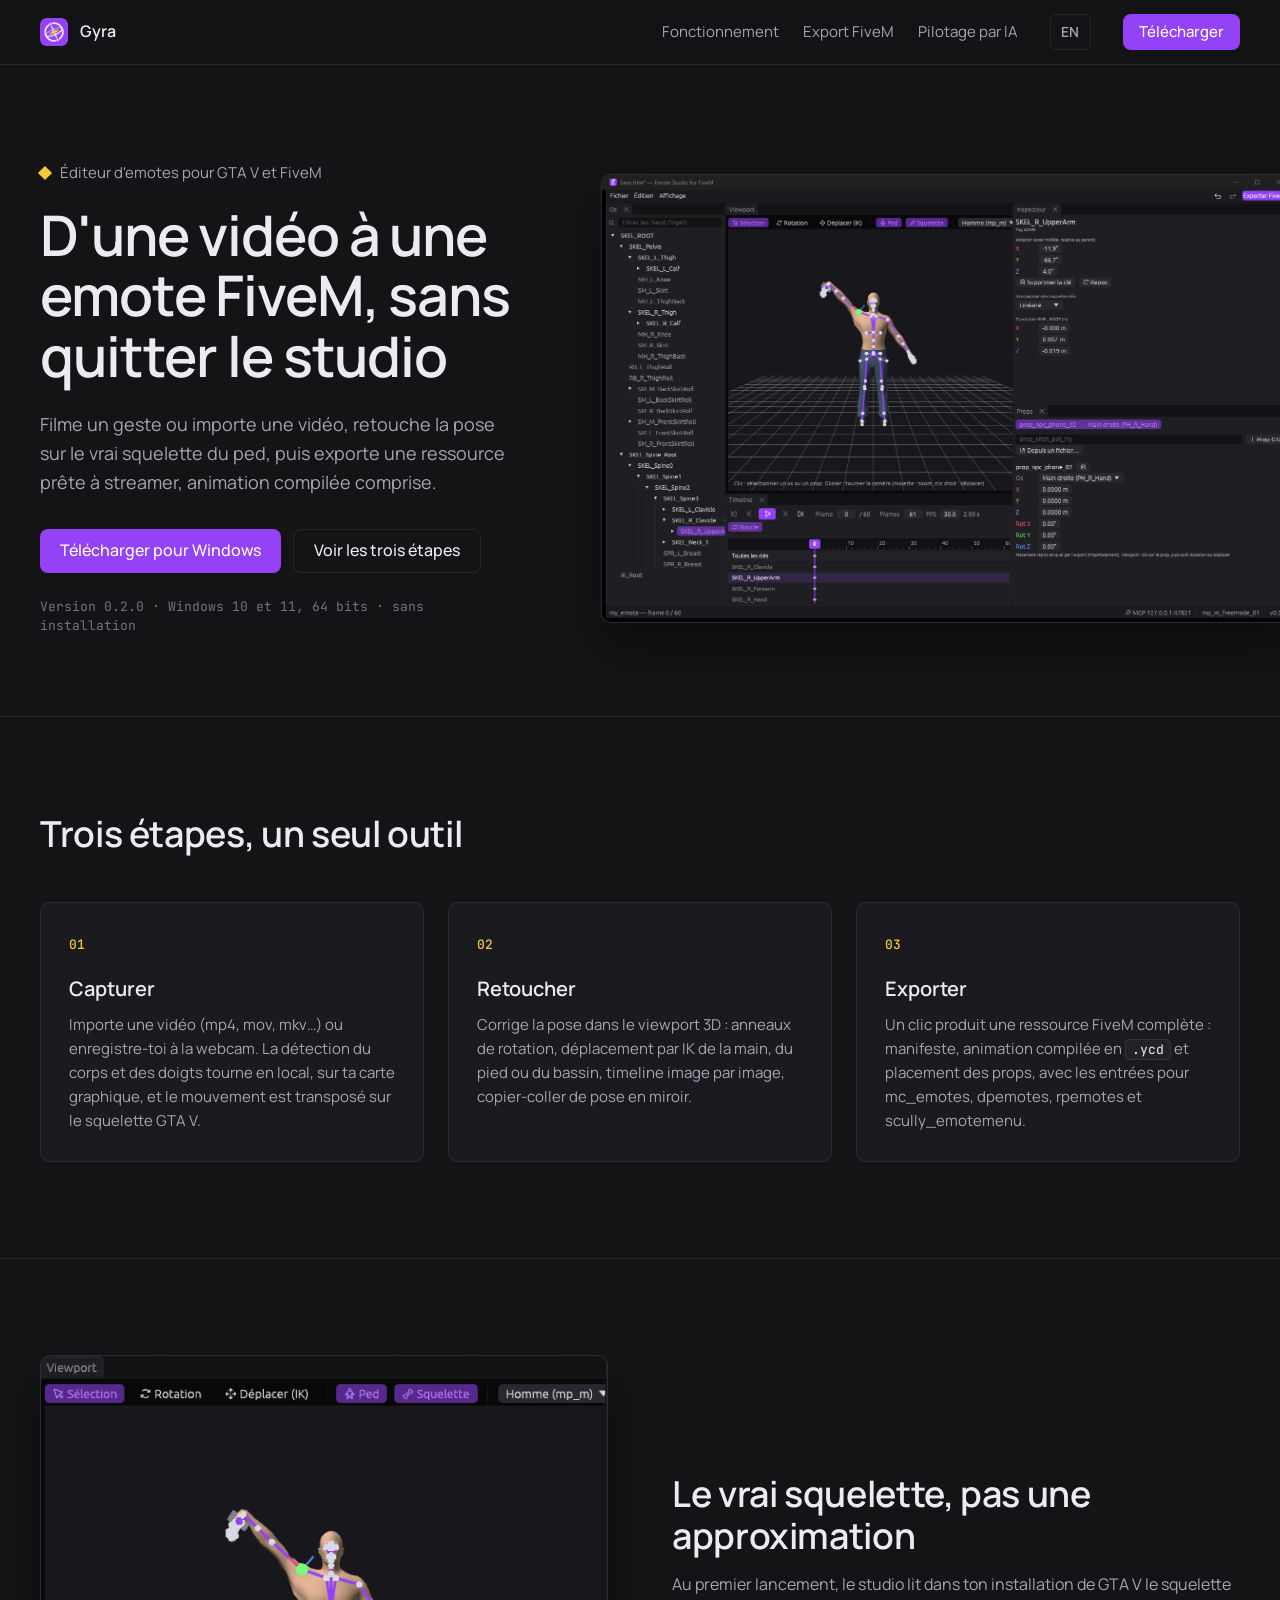
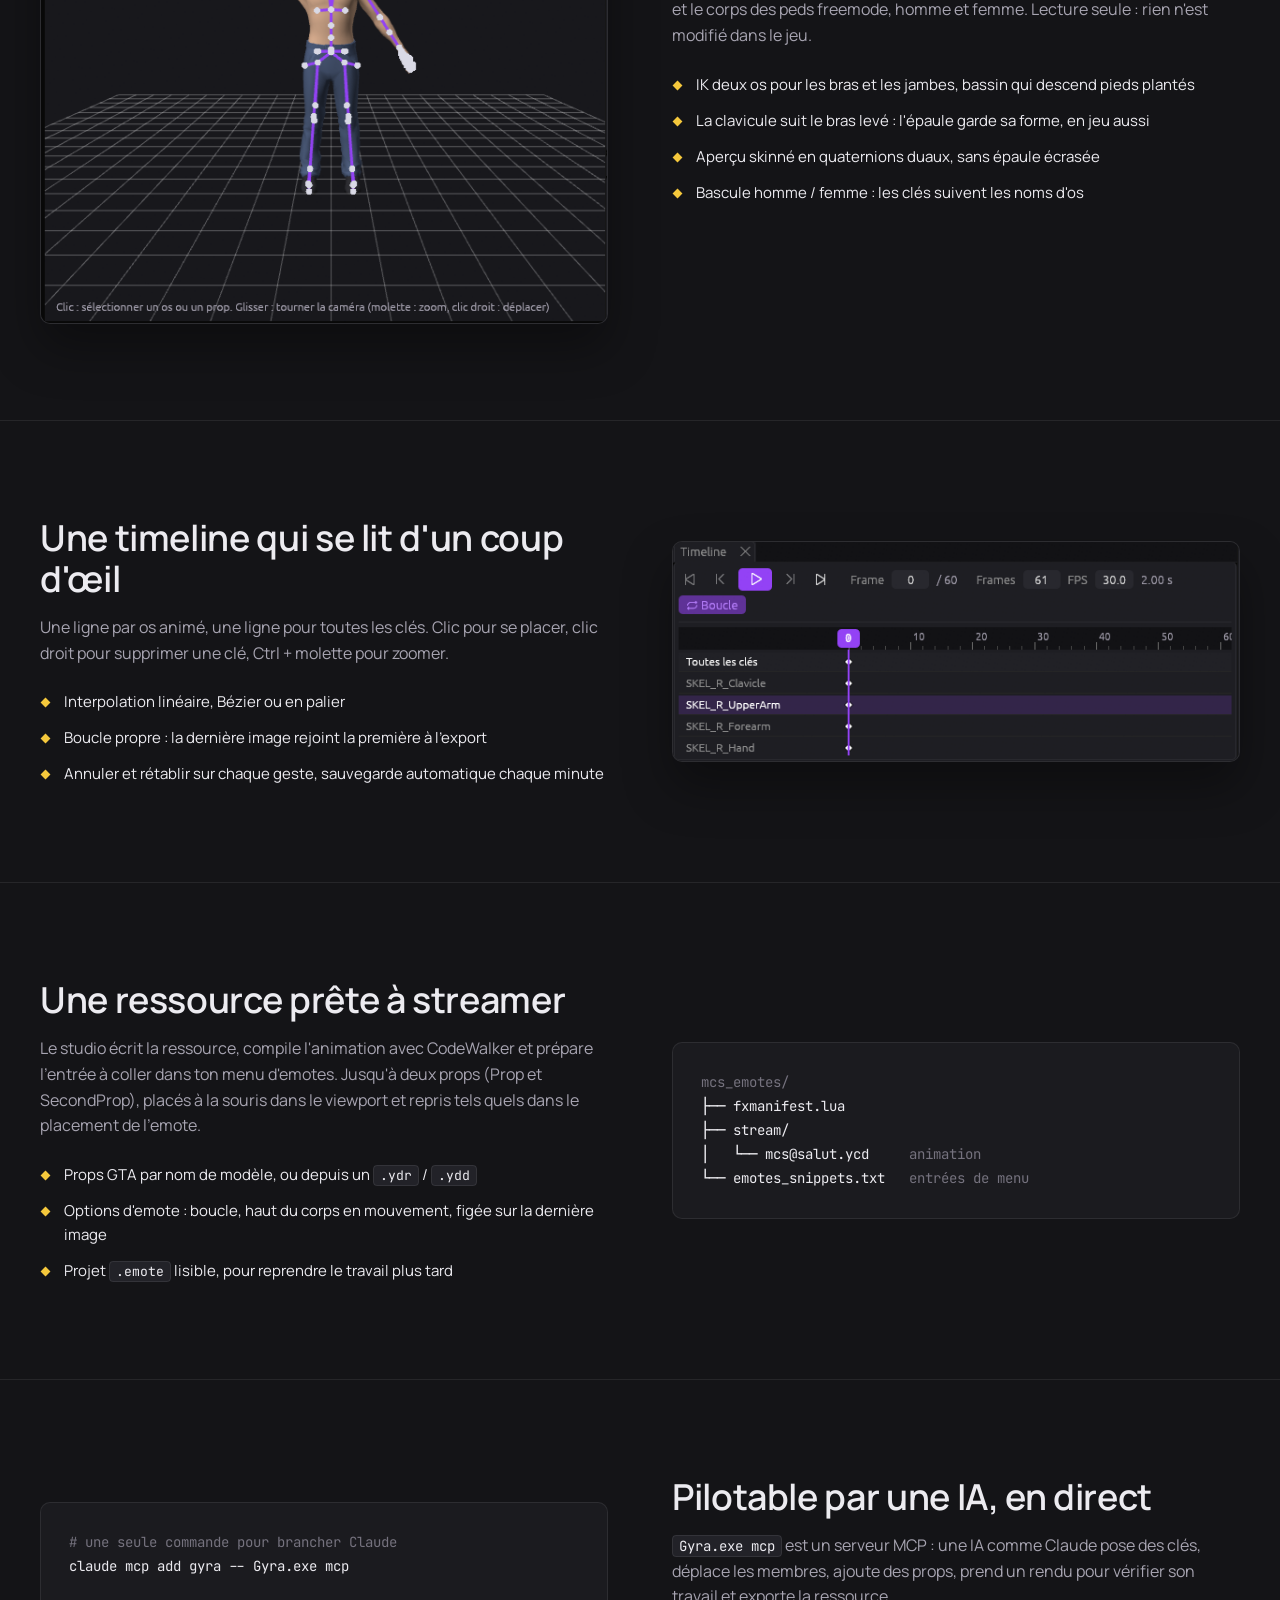
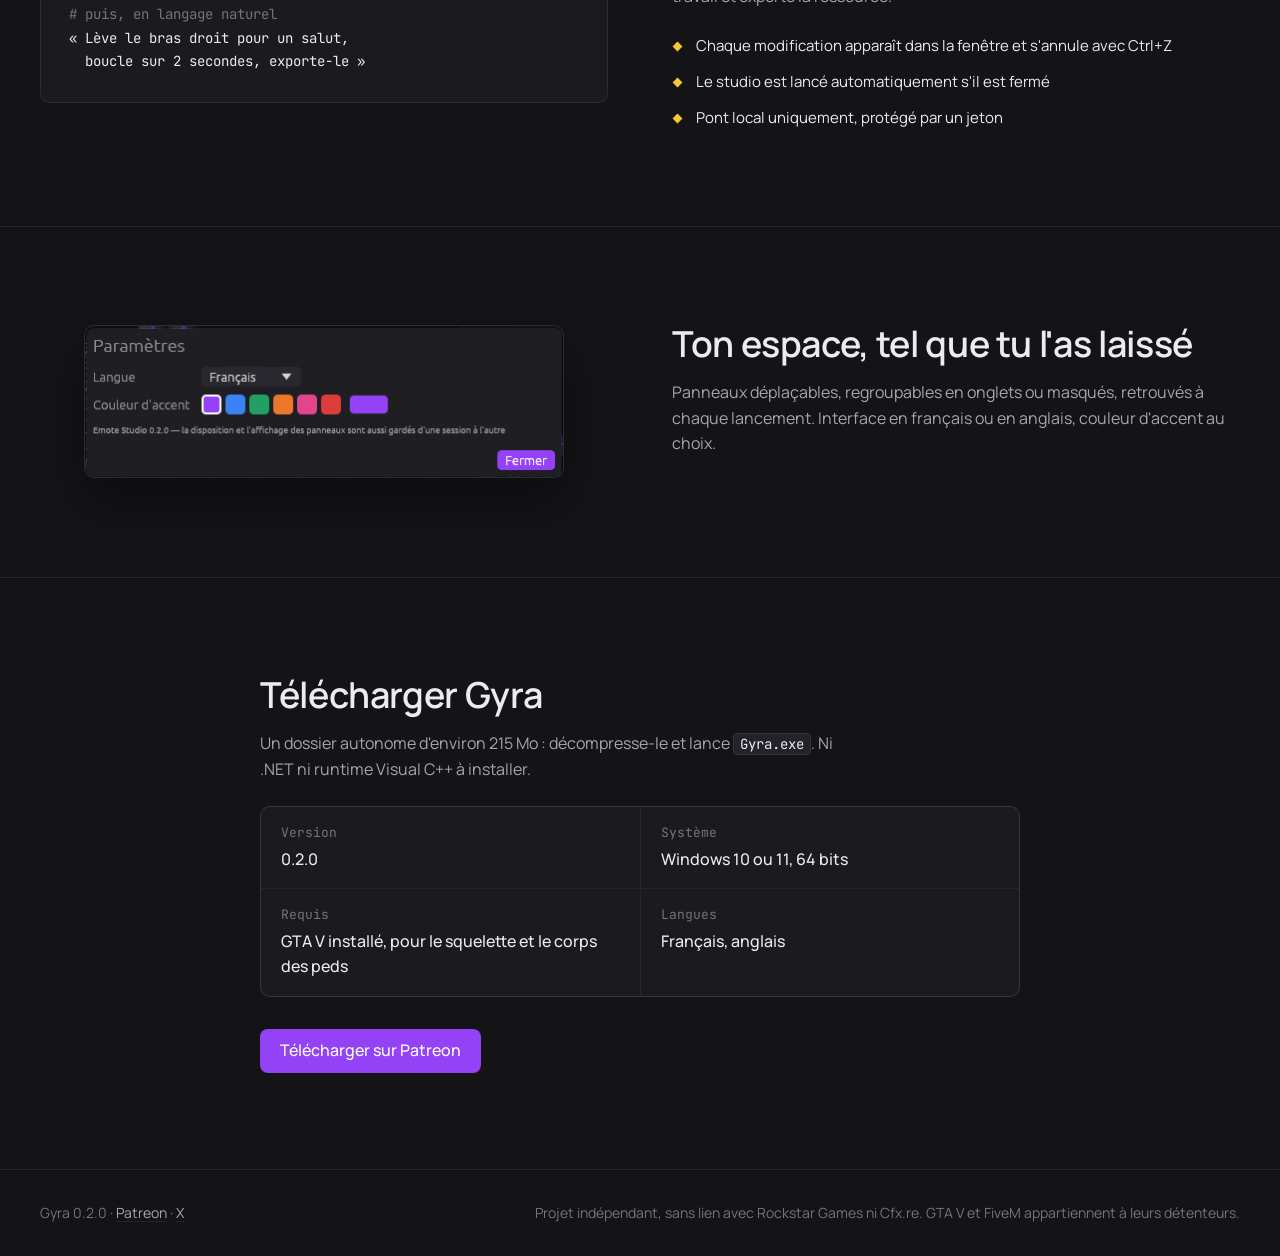
<file: index.html>
<!doctype html>
<html lang="fr">
<head>
  <meta charset="utf-8">
  <meta name="viewport" content="width=device-width, initial-scale=1">
  <title>Gyra — studio d'emotes FiveM</title>
  <meta name="description" content="Crée des emotes FiveM à partir d'une vidéo ou de ta webcam, retouche-les en 3D sur le vrai squelette GTA V et exporte une ressource prête à streamer.">
  <link rel="alternate" hreflang="fr" href="./">
  <link rel="alternate" hreflang="en" href="en/">
  <link rel="icon" href="assets/icon.png">
  <link rel="preconnect" href="https://fonts.googleapis.com">
  <link rel="preconnect" href="https://fonts.gstatic.com" crossorigin>
  <link href="https://fonts.googleapis.com/css2?family=Manrope:wght@400;500;600&family=JetBrains+Mono:wght@400;500&display=swap" rel="stylesheet">
  <link rel="stylesheet" href="styles.css">
</head>
<body>
  <header class="nav">
    <div class="wrap nav-row">
      <a class="brand" href="#">
        <img src="assets/icon.png" alt="" width="28" height="28">
        <span>Gyra</span>
      </a>
      <nav class="links" aria-label="Sections">
        <a href="#etapes">Fonctionnement</a>
        <a href="#export">Export FiveM</a>
        <a href="#ia">Pilotage par IA</a>
      </nav>
      <a class="lang" href="en/" hreflang="en" lang="en" title="English version">EN</a>
      <a class="button small" href="#telecharger">Télécharger</a>
    </div>
  </header>

  <main>
    <section class="hero">
      <div class="wrap hero-grid">
        <div class="hero-text">
          <p class="eyebrow"><span class="key" aria-hidden="true"></span>Éditeur d'emotes pour GTA V et FiveM</p>
          <h1>D'une vidéo à une emote FiveM, sans quitter le studio</h1>
          <p class="lead">Filme un geste ou importe une vidéo, retouche la pose sur le vrai squelette du ped, puis exporte une ressource prête à streamer, animation compilée comprise.</p>
          <div class="actions">
            <a class="button" href="#telecharger">Télécharger pour Windows</a>
            <a class="button ghost" href="#etapes">Voir les trois étapes</a>
          </div>
          <p class="meta">Version 0.2.0 · Windows 10 et 11, 64 bits · sans installation</p>
        </div>
        <figure class="window hero-shot">
          <img src="assets/studio.png" width="1456" height="939" alt="Gyra : ped au bras levé tenant un téléphone, arbre des os à gauche, inspecteur et props à droite, timeline en bas">
        </figure>
      </div>
    </section>

    <section id="etapes" class="section">
      <div class="wrap">
        <h2>Trois étapes, un seul outil</h2>
        <ol class="steps">
          <li>
            <span class="step-index">01</span>
            <h3>Capturer</h3>
            <p>Importe une vidéo (mp4, mov, mkv…) ou enregistre-toi à la webcam. La détection du corps et des doigts tourne en local, sur ta carte graphique, et le mouvement est transposé sur le squelette GTA V.</p>
          </li>
          <li>
            <span class="step-index">02</span>
            <h3>Retoucher</h3>
            <p>Corrige la pose dans le viewport 3D : anneaux de rotation, déplacement par IK de la main, du pied ou du bassin, timeline image par image, copier-coller de pose en miroir.</p>
          </li>
          <li>
            <span class="step-index">03</span>
            <h3>Exporter</h3>
            <p>Un clic produit une ressource FiveM complète : manifeste, animation compilée en <code>.ycd</code> et placement des props, avec les entrées pour mc_emotes, dpemotes, rpemotes et scully_emotemenu.</p>
          </li>
        </ol>
      </div>
    </section>

    <section class="section split">
      <div class="wrap split-grid">
        <figure class="window">
          <img src="assets/viewport.png" width="604" height="605" alt="Viewport : bras levé par IK, l'épaule garde son volume">
        </figure>
        <div>
          <h2>Le vrai squelette, pas une approximation</h2>
          <p>Au premier lancement, le studio lit dans ton installation de GTA V le squelette et le corps des peds freemode, homme et femme. Lecture seule : rien n'est modifié dans le jeu.</p>
          <ul class="facts">
            <li>IK deux os pour les bras et les jambes, bassin qui descend pieds plantés</li>
            <li>La clavicule suit le bras levé : l'épaule garde sa forme, en jeu aussi</li>
            <li>Aperçu skinné en quaternions duaux, sans épaule écrasée</li>
            <li>Bascule homme / femme : les clés suivent les noms d'os</li>
          </ul>
        </div>
      </div>
    </section>

    <section class="section split reverse">
      <div class="wrap split-grid">
        <figure class="window">
          <img src="assets/timeline.png" width="606" height="234" alt="Timeline : une ligne par os animé, clés en losange">
        </figure>
        <div>
          <h2>Une timeline qui se lit d'un coup d'œil</h2>
          <p>Une ligne par os animé, une ligne pour toutes les clés. Clic pour se placer, clic droit pour supprimer une clé, Ctrl + molette pour zoomer.</p>
          <ul class="facts">
            <li>Interpolation linéaire, Bézier ou en palier</li>
            <li>Boucle propre : la dernière image rejoint la première à l'export</li>
            <li>Annuler et rétablir sur chaque geste, sauvegarde automatique chaque minute</li>
          </ul>
        </div>
      </div>
    </section>

    <section id="export" class="section">
      <div class="wrap split-grid">
        <div>
          <h2>Une ressource prête à streamer</h2>
          <p>Le studio écrit la ressource, compile l'animation avec CodeWalker et prépare l'entrée à coller dans ton menu d'emotes. Jusqu'à deux props (Prop et SecondProp), placés à la souris dans le viewport et repris tels quels dans le placement de l'emote.</p>
          <ul class="facts">
            <li>Props GTA par nom de modèle, ou depuis un <code>.ydr</code> / <code>.ydd</code></li>
            <li>Options d'emote : boucle, haut du corps en mouvement, figée sur la dernière image</li>
            <li>Projet <code>.emote</code> lisible, pour reprendre le travail plus tard</li>
          </ul>
        </div>
        <pre class="tree" aria-label="Arborescence de la ressource générée"><code><span class="dim">mcs_emotes/</span>
├── fxmanifest.lua
├── stream/
│   └── mcs@salut.ycd     <span class="dim">animation</span>
└── emotes_snippets.txt   <span class="dim">entrées de menu</span></code></pre>
      </div>
    </section>

    <section id="ia" class="section">
      <div class="wrap split-grid">
        <pre class="tree"><code><span class="dim"># une seule commande pour brancher Claude</span>
claude mcp add gyra -- Gyra.exe mcp

<span class="dim"># puis, en langage naturel</span>
« Lève le bras droit pour un salut,
  boucle sur 2 secondes, exporte-le »</code></pre>
        <div>
          <h2>Pilotable par une IA, en direct</h2>
          <p><code>Gyra.exe mcp</code> est un serveur MCP : une IA comme Claude pose des clés, déplace les membres, ajoute des props, prend un rendu pour vérifier son travail et exporte la ressource.</p>
          <ul class="facts">
            <li>Chaque modification apparaît dans la fenêtre et s'annule avec Ctrl+Z</li>
            <li>Le studio est lancé automatiquement s'il est fermé</li>
            <li>Pont local uniquement, protégé par un jeton</li>
          </ul>
        </div>
      </div>
    </section>

    <section class="section split">
      <div class="wrap split-grid">
        <figure class="window settings-shot">
          <img src="assets/settings.png" width="480" height="152" alt="Paramètres : langue et couleur d'accent">
        </figure>
        <div>
          <h2>Ton espace, tel que tu l'as laissé</h2>
          <p>Panneaux déplaçables, regroupables en onglets ou masqués, retrouvés à chaque lancement. Interface en français ou en anglais, couleur d'accent au choix.</p>
        </div>
      </div>
    </section>

    <section id="telecharger" class="section download">
      <div class="wrap">
        <h2>Télécharger Gyra</h2>
        <p>Un dossier autonome d'environ 215 Mo : décompresse-le et lance <code>Gyra.exe</code>. Ni .NET ni runtime Visual C++ à installer.</p>
        <dl class="specs">
          <div><dt>Version</dt><dd>0.2.0</dd></div>
          <div><dt>Système</dt><dd>Windows 10 ou 11, 64 bits</dd></div>
          <div><dt>Requis</dt><dd>GTA V installé, pour le squelette et le corps des peds</dd></div>
          <div><dt>Langues</dt><dd>Français, anglais</dd></div>
        </dl>
        <div class="actions">
          <a class="button" href="https://www.patreon.com/cw/Justekal" rel="noopener">Télécharger sur Patreon</a>
        </div>
      </div>
    </section>
  </main>

  <footer class="footer">
    <div class="wrap footer-row">
      <span>Gyra 0.2.0 · <a href="https://www.patreon.com/cw/Justekal" rel="noopener">Patreon</a> · <a href="https://x.com/gyrateam" rel="noopener">X</a></span>
      <span>Projet indépendant, sans lien avec Rockstar Games ni Cfx.re. GTA V et FiveM appartiennent à leurs détenteurs.</span>
    </div>
  </footer>
</body>
</html>
</file>
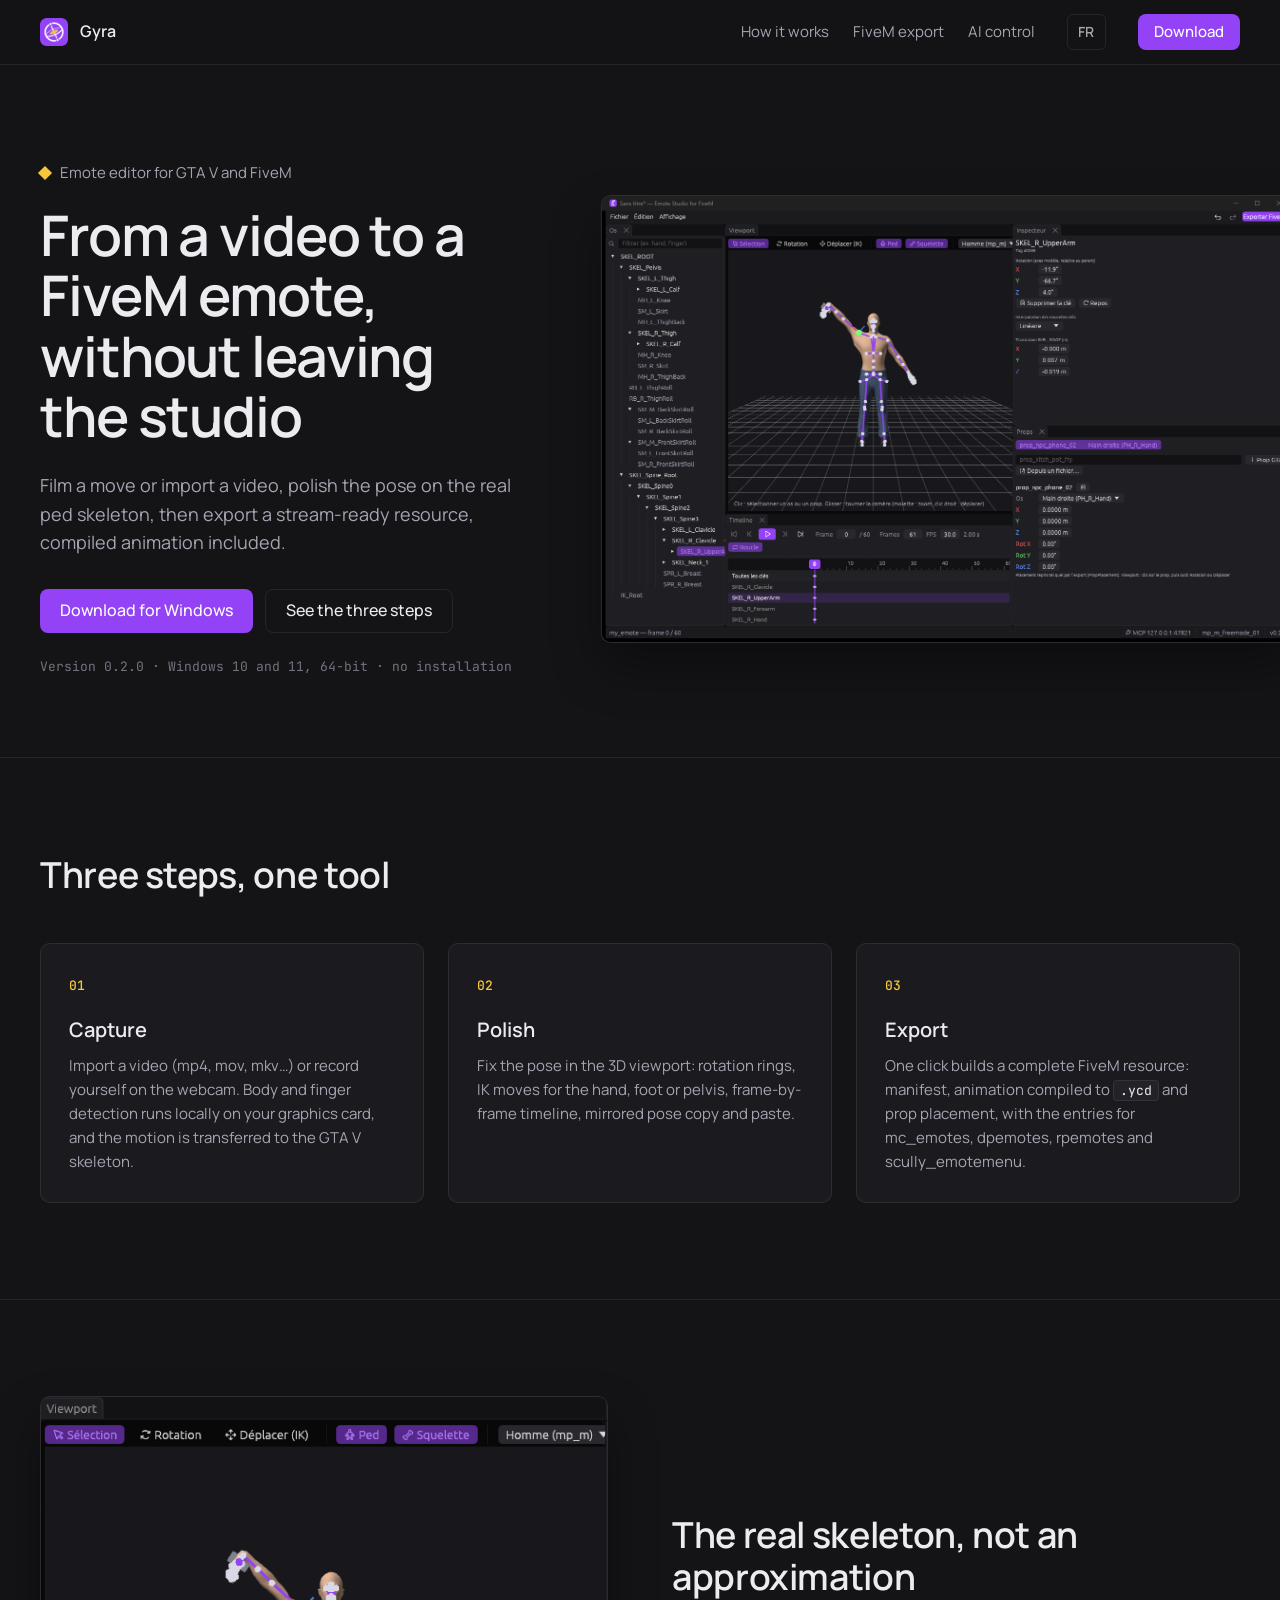
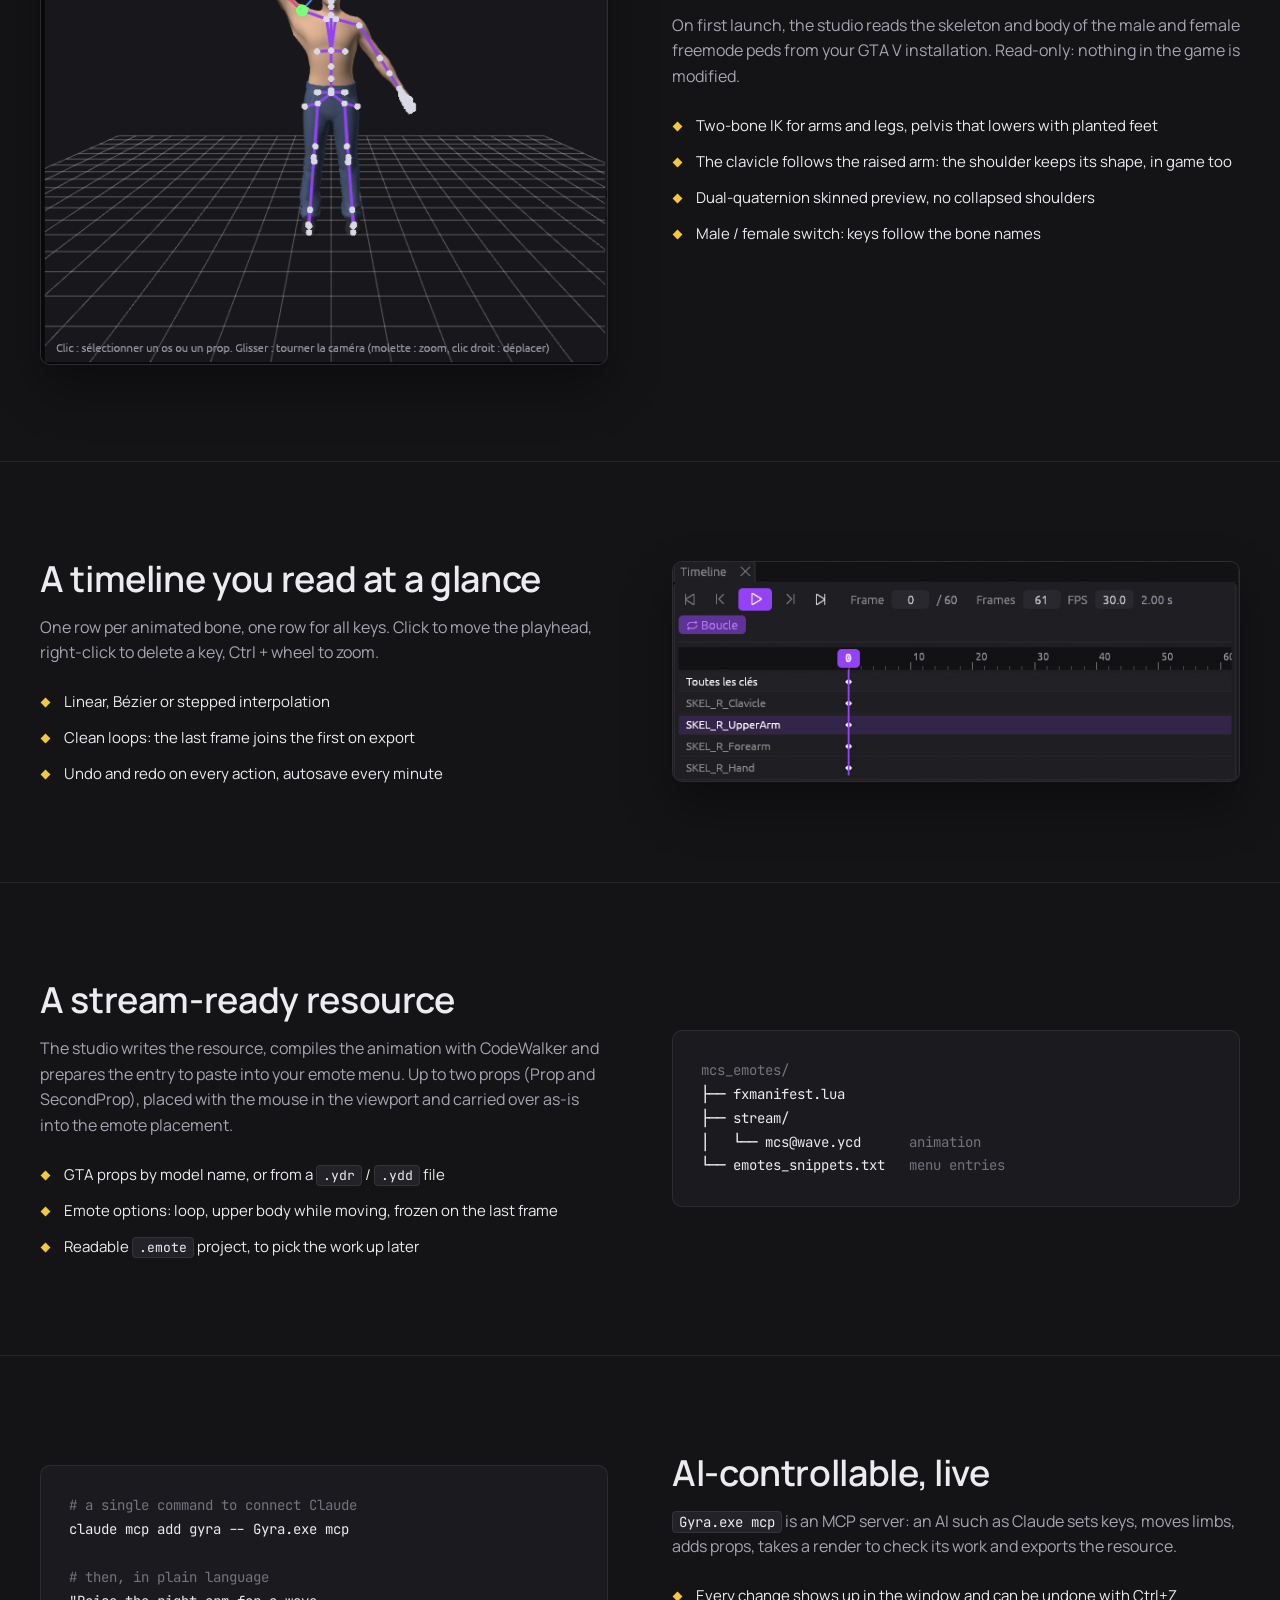
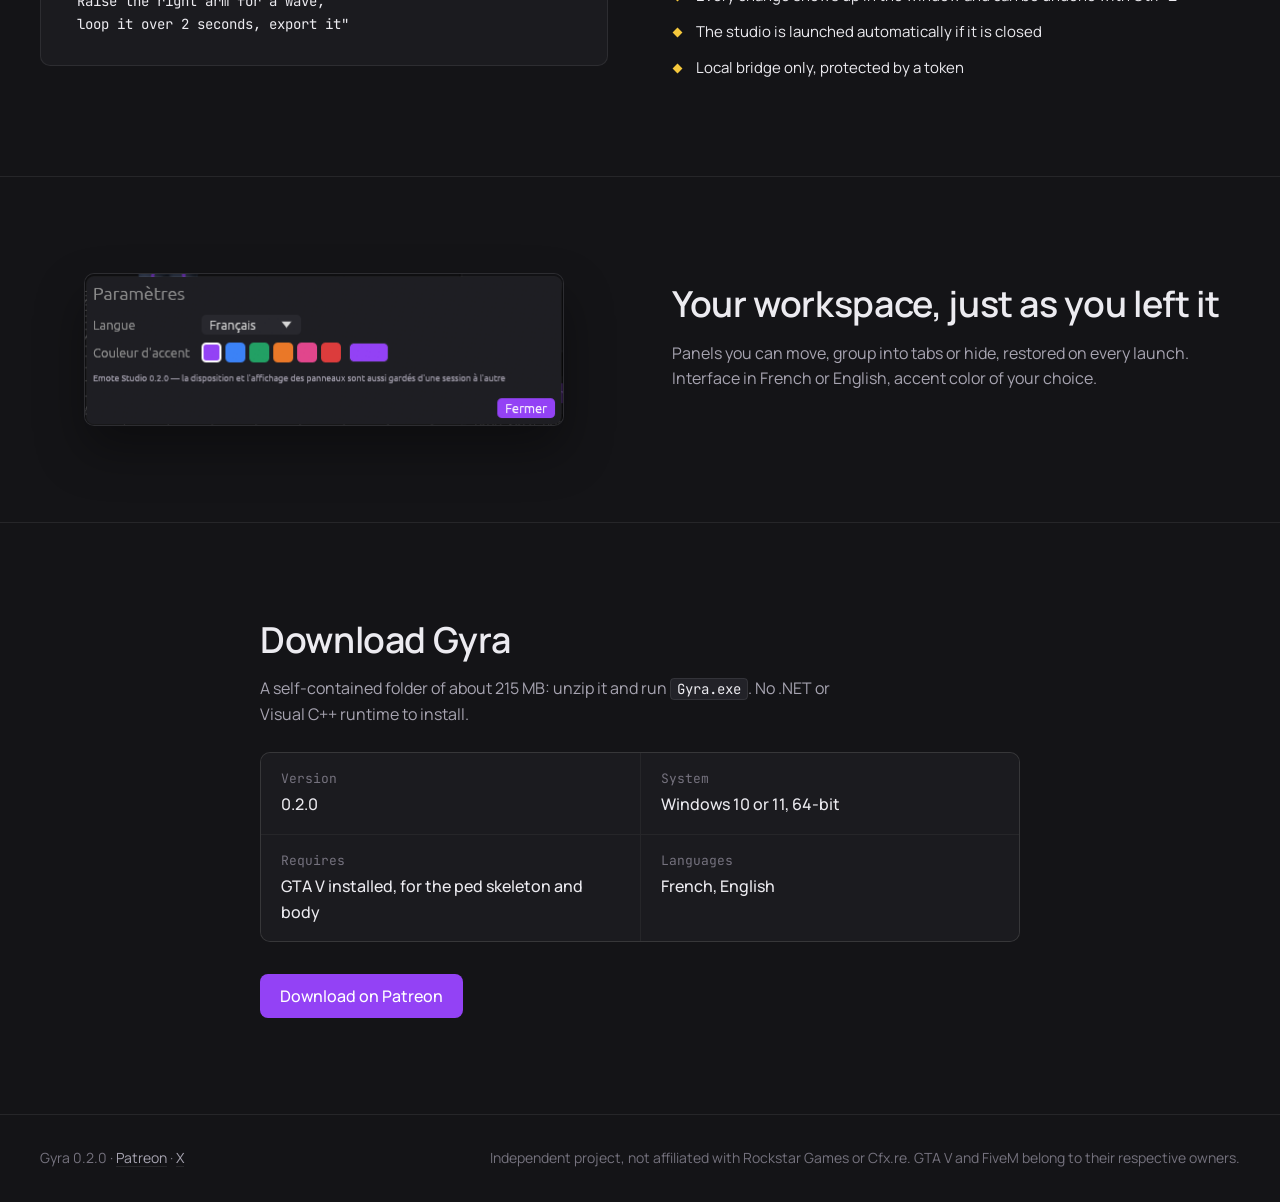
<file: en/index.html>
<!doctype html>
<html lang="en">
<head>
  <meta charset="utf-8">
  <meta name="viewport" content="width=device-width, initial-scale=1">
  <title>Gyra — FiveM emote studio</title>
  <meta name="description" content="Create FiveM emotes from a video or your webcam, polish them in 3D on the real GTA V skeleton and export a stream-ready resource.">
  <link rel="alternate" hreflang="fr" href="../">
  <link rel="alternate" hreflang="en" href="./">
  <link rel="icon" href="../assets/icon.png">
  <link rel="preconnect" href="https://fonts.googleapis.com">
  <link rel="preconnect" href="https://fonts.gstatic.com" crossorigin>
  <link href="https://fonts.googleapis.com/css2?family=Manrope:wght@400;500;600&family=JetBrains+Mono:wght@400;500&display=swap" rel="stylesheet">
  <link rel="stylesheet" href="../styles.css">
</head>
<body>
  <header class="nav">
    <div class="wrap nav-row">
      <a class="brand" href="#">
        <img src="../assets/icon.png" alt="" width="28" height="28">
        <span>Gyra</span>
      </a>
      <nav class="links" aria-label="Sections">
        <a href="#steps">How it works</a>
        <a href="#export">FiveM export</a>
        <a href="#ai">AI control</a>
      </nav>
      <a class="lang" href="../" hreflang="fr" lang="fr" title="Version française">FR</a>
      <a class="button small" href="#download">Download</a>
    </div>
  </header>

  <main>
    <section class="hero">
      <div class="wrap hero-grid">
        <div class="hero-text">
          <p class="eyebrow"><span class="key" aria-hidden="true"></span>Emote editor for GTA V and FiveM</p>
          <h1>From a video to a FiveM emote, without leaving the studio</h1>
          <p class="lead">Film a move or import a video, polish the pose on the real ped skeleton, then export a stream-ready resource, compiled animation included.</p>
          <div class="actions">
            <a class="button" href="#download">Download for Windows</a>
            <a class="button ghost" href="#steps">See the three steps</a>
          </div>
          <p class="meta">Version 0.2.0 · Windows 10 and 11, 64-bit · no installation</p>
        </div>
        <figure class="window hero-shot">
          <img src="../assets/studio.png" width="1456" height="939" alt="Gyra: ped with a raised arm holding a phone, bone tree on the left, inspector and props on the right, timeline at the bottom">
        </figure>
      </div>
    </section>

    <section id="steps" class="section">
      <div class="wrap">
        <h2>Three steps, one tool</h2>
        <ol class="steps">
          <li>
            <span class="step-index">01</span>
            <h3>Capture</h3>
            <p>Import a video (mp4, mov, mkv…) or record yourself on the webcam. Body and finger detection runs locally on your graphics card, and the motion is transferred to the GTA V skeleton.</p>
          </li>
          <li>
            <span class="step-index">02</span>
            <h3>Polish</h3>
            <p>Fix the pose in the 3D viewport: rotation rings, IK moves for the hand, foot or pelvis, frame-by-frame timeline, mirrored pose copy and paste.</p>
          </li>
          <li>
            <span class="step-index">03</span>
            <h3>Export</h3>
            <p>One click builds a complete FiveM resource: manifest, animation compiled to <code>.ycd</code> and prop placement, with the entries for mc_emotes, dpemotes, rpemotes and scully_emotemenu.</p>
          </li>
        </ol>
      </div>
    </section>

    <section class="section split">
      <div class="wrap split-grid">
        <figure class="window">
          <img src="../assets/viewport.png" width="604" height="605" alt="Viewport: arm raised with IK, the shoulder keeps its volume">
        </figure>
        <div>
          <h2>The real skeleton, not an approximation</h2>
          <p>On first launch, the studio reads the skeleton and body of the male and female freemode peds from your GTA V installation. Read-only: nothing in the game is modified.</p>
          <ul class="facts">
            <li>Two-bone IK for arms and legs, pelvis that lowers with planted feet</li>
            <li>The clavicle follows the raised arm: the shoulder keeps its shape, in game too</li>
            <li>Dual-quaternion skinned preview, no collapsed shoulders</li>
            <li>Male / female switch: keys follow the bone names</li>
          </ul>
        </div>
      </div>
    </section>

    <section class="section split reverse">
      <div class="wrap split-grid">
        <figure class="window">
          <img src="../assets/timeline.png" width="606" height="234" alt="Timeline: one row per animated bone, diamond-shaped keys">
        </figure>
        <div>
          <h2>A timeline you read at a glance</h2>
          <p>One row per animated bone, one row for all keys. Click to move the playhead, right-click to delete a key, Ctrl + wheel to zoom.</p>
          <ul class="facts">
            <li>Linear, Bézier or stepped interpolation</li>
            <li>Clean loops: the last frame joins the first on export</li>
            <li>Undo and redo on every action, autosave every minute</li>
          </ul>
        </div>
      </div>
    </section>

    <section id="export" class="section">
      <div class="wrap split-grid">
        <div>
          <h2>A stream-ready resource</h2>
          <p>The studio writes the resource, compiles the animation with CodeWalker and prepares the entry to paste into your emote menu. Up to two props (Prop and SecondProp), placed with the mouse in the viewport and carried over as-is into the emote placement.</p>
          <ul class="facts">
            <li>GTA props by model name, or from a <code>.ydr</code> / <code>.ydd</code> file</li>
            <li>Emote options: loop, upper body while moving, frozen on the last frame</li>
            <li>Readable <code>.emote</code> project, to pick the work up later</li>
          </ul>
        </div>
        <pre class="tree" aria-label="Tree of the generated resource"><code><span class="dim">mcs_emotes/</span>
├── fxmanifest.lua
├── stream/
│   └── mcs@wave.ycd      <span class="dim">animation</span>
└── emotes_snippets.txt   <span class="dim">menu entries</span></code></pre>
      </div>
    </section>

    <section id="ai" class="section">
      <div class="wrap split-grid">
        <pre class="tree"><code><span class="dim"># a single command to connect Claude</span>
claude mcp add gyra -- Gyra.exe mcp

<span class="dim"># then, in plain language</span>
"Raise the right arm for a wave,
 loop it over 2 seconds, export it"</code></pre>
        <div>
          <h2>AI-controllable, live</h2>
          <p><code>Gyra.exe mcp</code> is an MCP server: an AI such as Claude sets keys, moves limbs, adds props, takes a render to check its work and exports the resource.</p>
          <ul class="facts">
            <li>Every change shows up in the window and can be undone with Ctrl+Z</li>
            <li>The studio is launched automatically if it is closed</li>
            <li>Local bridge only, protected by a token</li>
          </ul>
        </div>
      </div>
    </section>

    <section class="section split">
      <div class="wrap split-grid">
        <figure class="window settings-shot">
          <img src="../assets/settings.png" width="480" height="152" alt="Settings: language and accent color">
        </figure>
        <div>
          <h2>Your workspace, just as you left it</h2>
          <p>Panels you can move, group into tabs or hide, restored on every launch. Interface in French or English, accent color of your choice.</p>
        </div>
      </div>
    </section>

    <section id="download" class="section download">
      <div class="wrap">
        <h2>Download Gyra</h2>
        <p>A self-contained folder of about 215 MB: unzip it and run <code>Gyra.exe</code>. No .NET or Visual C++ runtime to install.</p>
        <dl class="specs">
          <div><dt>Version</dt><dd>0.2.0</dd></div>
          <div><dt>System</dt><dd>Windows 10 or 11, 64-bit</dd></div>
          <div><dt>Requires</dt><dd>GTA V installed, for the ped skeleton and body</dd></div>
          <div><dt>Languages</dt><dd>French, English</dd></div>
        </dl>
        <div class="actions">
          <a class="button" href="https://www.patreon.com/cw/Justekal" rel="noopener">Download on Patreon</a>
        </div>
      </div>
    </section>
  </main>

  <footer class="footer">
    <div class="wrap footer-row">
      <span>Gyra 0.2.0 · <a href="https://www.patreon.com/cw/Justekal" rel="noopener">Patreon</a> · <a href="https://x.com/gyrateam" rel="noopener">X</a></span>
      <span>Independent project, not affiliated with Rockstar Games or Cfx.re. GTA V and FiveM belong to their respective owners.</span>
    </div>
  </footer>
</body>
</html>
</file>
<file: styles.css>
/* Gyra : site vitrine. Même palette que le studio (graphite, accent violet aplat),
   losange jaune des clés de la timeline comme signe distinctif. */

:root {
  --bg: #141417;
  --surface: #1b1b1f;
  --raised: #222228;
  --line: rgba(255, 255, 255, 0.08);
  --text: #ecebf0;
  --text-2: #a7a4b1;
  --text-3: #75727e;
  --accent: #9342f5;
  --accent-hover: #ae6ffc;
  --key: #f5c83c;
  --radius: 10px;
  --font: "Manrope", "Segoe UI", system-ui, sans-serif;
  --mono: "JetBrains Mono", ui-monospace, Consolas, monospace;
  --ease: cubic-bezier(0.2, 0, 0, 1);
}

* { box-sizing: border-box; }

html { scroll-behavior: smooth; }

body {
  margin: 0;
  background: var(--bg);
  color: var(--text);
  font: 400 16px/1.6 var(--font);
  -webkit-font-smoothing: antialiased;
}

img { display: block; max-width: 100%; height: auto; }

a { color: inherit; }

code {
  font-family: var(--mono);
  font-size: 0.875em;
  color: var(--text);
  background: var(--raised);
  border: 1px solid var(--line);
  border-radius: 4px;
  padding: 1px 6px;
}

.wrap {
  width: min(1200px, 100% - 48px);
  margin-inline: auto;
}

/* Navigation */

.nav {
  position: sticky;
  top: 0;
  z-index: 10;
  background: rgba(20, 20, 23, 0.92);
  border-bottom: 1px solid var(--line);
}

.nav-row {
  display: flex;
  align-items: center;
  gap: 32px;
  height: 64px;
}

.brand {
  display: flex;
  align-items: center;
  gap: 12px;
  font-weight: 600;
  text-decoration: none;
}

.brand img { border-radius: 6px; }

.links {
  display: flex;
  gap: 24px;
  margin-left: auto;
}

.links a {
  color: var(--text-2);
  text-decoration: none;
  font-size: 15px;
  transition: color 120ms var(--ease);
}

.links a:hover { color: var(--text); }

/* Changement de langue : discret, toujours visible (même sur petit écran) */
.lang {
  color: var(--text-2);
  font-size: 14px;
  font-weight: 600;
  letter-spacing: 0.04em;
  text-decoration: none;
  padding: 6px 10px;
  border: 1px solid var(--line);
  border-radius: 6px;
  transition: color 120ms var(--ease), background-color 120ms var(--ease);
}

.lang:hover { color: var(--text); background: var(--raised); }

/* Boutons */

.button {
  display: inline-flex;
  align-items: center;
  height: 44px;
  padding: 0 20px;
  border-radius: 8px;
  background: var(--accent);
  color: #fff;
  font-weight: 500;
  text-decoration: none;
  transition: background-color 120ms var(--ease), transform 120ms var(--ease);
}

.button:hover { background: var(--accent-hover); }
.button:active { transform: scale(0.98); }

.button.small { height: 36px; padding: 0 16px; font-size: 15px; }

.button.ghost {
  background: transparent;
  color: var(--text);
  border: 1px solid var(--line);
}

.button.ghost:hover { background: var(--raised); }

.button:focus-visible,
.links a:focus-visible,
.lang:focus-visible,
.brand:focus-visible {
  outline: 2px solid var(--accent-hover);
  outline-offset: 2px;
}

/* Accueil */

.hero { padding: 96px 0 80px; overflow-x: clip; }

.hero-grid {
  display: grid;
  grid-template-columns: minmax(0, 5fr) minmax(0, 7fr);
  gap: 56px;
  align-items: center;
}

.eyebrow {
  display: flex;
  align-items: center;
  gap: 10px;
  margin: 0 0 20px;
  color: var(--text-2);
  font-size: 15px;
}

/* Losange de clé, comme dans la timeline du studio */
.key {
  width: 10px;
  height: 10px;
  background: var(--key);
  transform: rotate(45deg);
  flex: none;
}

h1 {
  margin: 0;
  font-size: clamp(36px, 4.4vw, 56px);
  line-height: 1.08;
  font-weight: 600;
  letter-spacing: -0.02em;
}

.lead {
  margin: 24px 0 32px;
  color: var(--text-2);
  font-size: 18px;
  max-width: 34em;
}

.actions { display: flex; flex-wrap: wrap; gap: 12px; }

.meta {
  margin: 24px 0 0;
  color: var(--text-3);
  font: 400 13px/1.5 var(--mono);
}

/* Fenêtres du studio */

.window {
  margin: 0;
  border: 1px solid var(--line);
  border-radius: var(--radius);
  overflow: hidden;
  background: var(--surface);
  box-shadow: 0 24px 48px rgba(0, 0, 0, 0.35);
}

.hero-shot { transform: translateX(4%); width: 104%; }

/* Sections */

.section { padding: 96px 0; border-top: 1px solid var(--line); }

h2 {
  margin: 0 0 16px;
  font-size: clamp(28px, 2.8vw, 36px);
  line-height: 1.15;
  font-weight: 600;
  letter-spacing: -0.01em;
}

.section p { color: var(--text-2); margin: 0 0 24px; max-width: 36em; }

.steps {
  list-style: none;
  margin: 48px 0 0;
  padding: 0;
  display: grid;
  grid-template-columns: repeat(3, 1fr);
  gap: 24px;
}

.steps li {
  padding: 28px;
  background: var(--surface);
  border: 1px solid var(--line);
  border-radius: var(--radius);
}

.step-index {
  font: 500 13px/1 var(--mono);
  color: var(--key);
}

h3 { margin: 16px 0 8px; font-size: 20px; font-weight: 600; }

.steps p { margin: 0; font-size: 15px; }

.split-grid {
  display: grid;
  grid-template-columns: minmax(0, 1fr) minmax(0, 1fr);
  gap: 64px;
  align-items: center;
}

.split.reverse .split-grid > figure { order: 2; }

.facts { list-style: none; margin: 0; padding: 0; display: grid; gap: 12px; }

.facts li {
  position: relative;
  padding-left: 24px;
  color: var(--text);
  font-size: 15px;
}

.facts li::before {
  content: "";
  position: absolute;
  left: 2px;
  top: 0.6em;
  width: 7px;
  height: 7px;
  background: var(--key);
  transform: rotate(45deg);
}

.tree {
  margin: 0;
  padding: 28px;
  background: var(--surface);
  border: 1px solid var(--line);
  border-radius: var(--radius);
  overflow-x: auto;
  font: 400 14px/1.7 var(--mono);
  color: var(--text);
}

.tree code { background: none; border: 0; padding: 0; font-size: inherit; }

.dim { color: var(--text-3); }

.settings-shot { max-width: 480px; justify-self: center; }

/* Téléchargement */

.download .wrap { max-width: 760px; }

.specs {
  display: grid;
  grid-template-columns: repeat(2, 1fr);
  gap: 1px;
  margin: 0 0 32px;
  background: var(--line);
  border: 1px solid var(--line);
  border-radius: var(--radius);
  overflow: hidden;
}

.specs div { background: var(--surface); padding: 16px 20px; }

.specs dt { color: var(--text-3); font: 400 13px/1.5 var(--mono); }

.specs dd { margin: 4px 0 0; font-weight: 500; }

/* Pied de page */

.footer { border-top: 1px solid var(--line); padding: 32px 0; color: var(--text-3); font-size: 14px; }

.footer-row { display: flex; justify-content: space-between; gap: 24px; flex-wrap: wrap; }

.footer a { color: var(--text-2); text-decoration-color: var(--line); text-underline-offset: 3px; }

.footer a:hover { color: var(--text); }

/* Petits écrans */

@media (max-width: 1080px) {
  .hero-grid { grid-template-columns: 1fr; gap: 48px; }
  .hero-shot { transform: none; width: 100%; }
}

@media (max-width: 900px) {
  .hero { padding: 56px 0; }
  .hero-grid, .split-grid { grid-template-columns: 1fr; gap: 40px; }
  .hero-shot { transform: none; width: 100%; }
  .split.reverse .split-grid > figure { order: 0; }
  .steps { grid-template-columns: 1fr; }
  .section { padding: 64px 0; }
}

@media (max-width: 640px) {
  .links { display: none; }
  .nav-row { justify-content: space-between; }
  .lang { margin-left: auto; }
  .specs { grid-template-columns: 1fr; }
  .tree { padding: 20px; font-size: 12px; }
  .wrap { width: calc(100% - 32px); }
}

@media (prefers-reduced-motion: reduce) {
  html { scroll-behavior: auto; }
}
</file>
